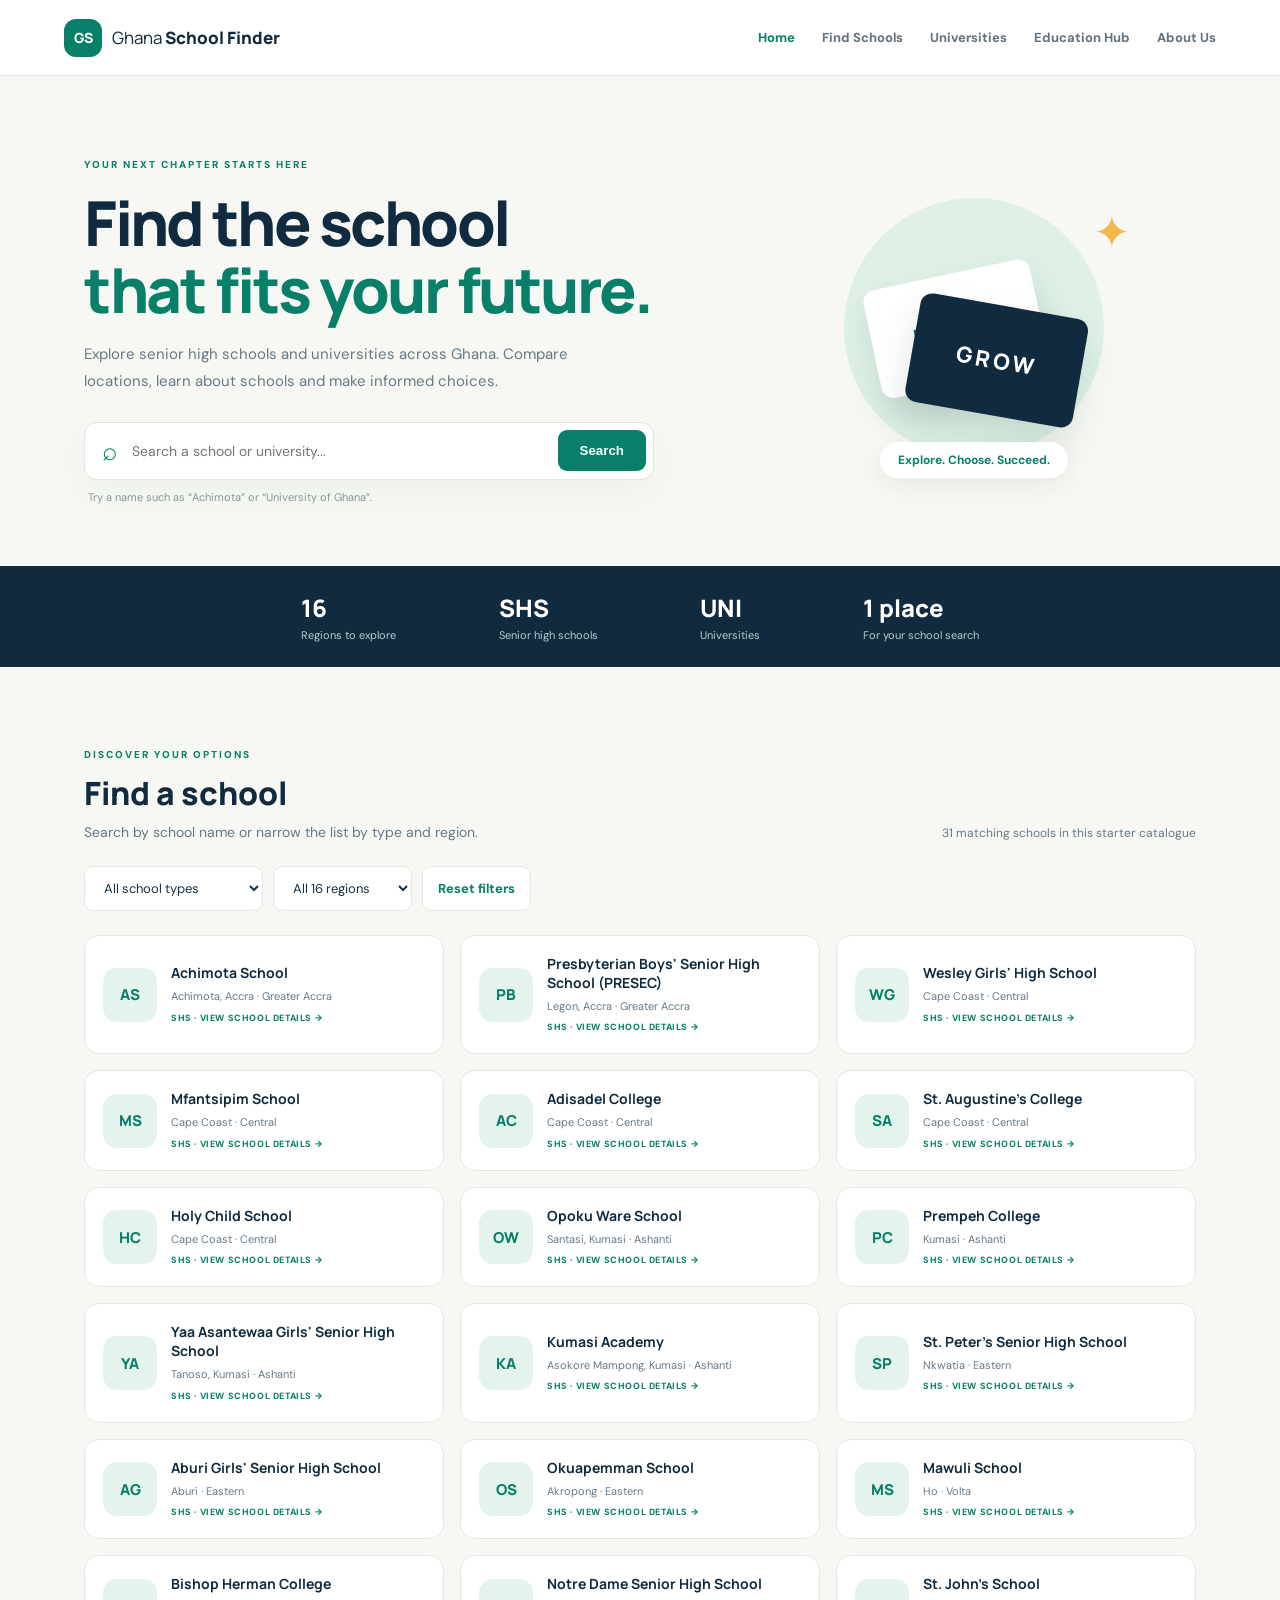
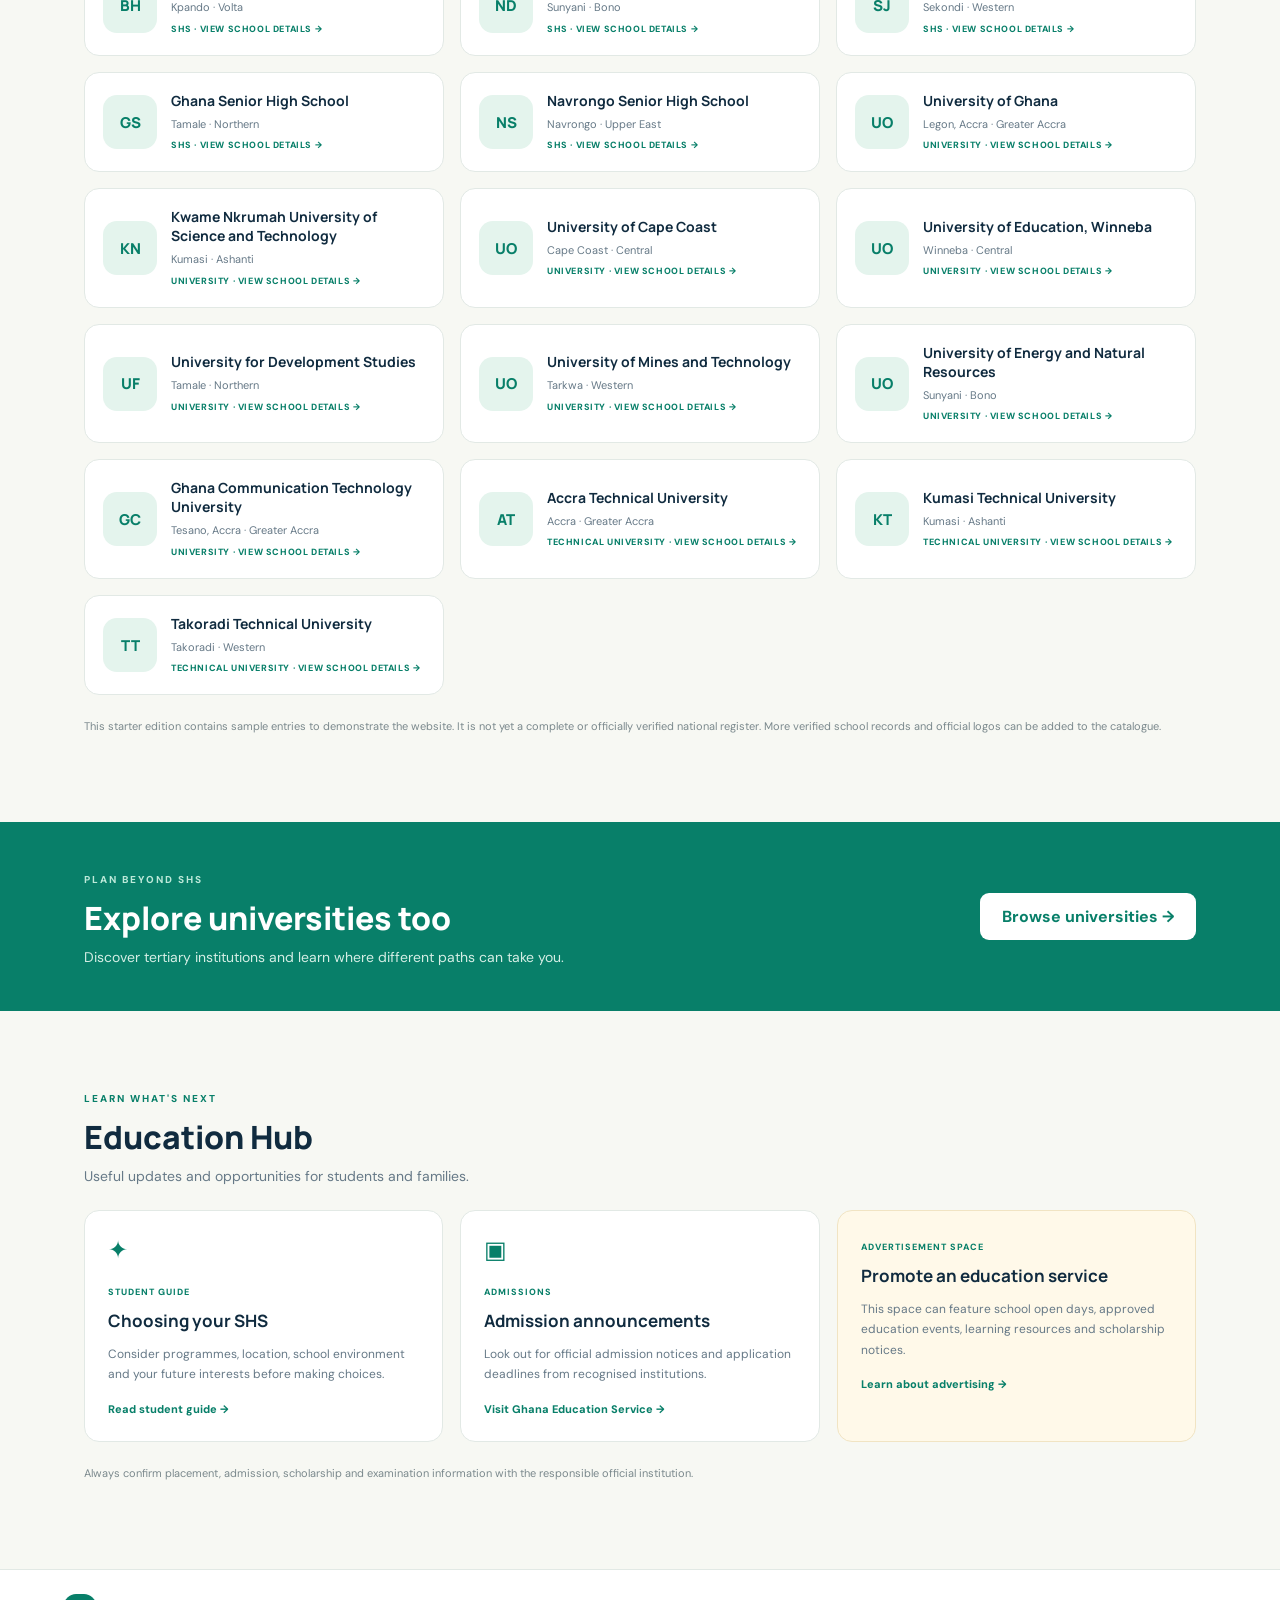
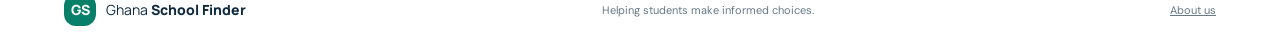
<file: index.html>
<!DOCTYPE html>
<html lang="en">
<head>
  <meta charset="UTF-8">
  <meta name="viewport" content="width=device-width, initial-scale=1.0">
  <meta name="description" content="Discover senior high schools and universities across Ghana.">
  <title>Ghana School Finder | Find Your Future</title>
  <link rel="stylesheet" href="style.css">
  <script src="schools.js" defer></script>
  <script src="script.js" defer></script>
</head>
<body>
<header class="topbar">
  <a class="brand" href="index.html"><span class="brand-mark">GS</span><span>Ghana <b>School Finder</b></span></a>
  <nav><a class="active" href="index.html">Home</a><a href="#schools">Find Schools</a><a href="#universities">Universities</a><a href="#education">Education Hub</a><a href="about.html">About Us</a></nav>
</header>

<main>
  <section class="hero">
    <div class="hero-copy">
      <span class="eyebrow">YOUR NEXT CHAPTER STARTS HERE</span>
      <h1>Find the school<br><em>that fits your future.</em></h1>
      <p>Explore senior high schools and universities across Ghana. Compare locations, learn about schools and make informed choices.</p>
      <div class="search-wrap">
        <label class="sr-only" for="schoolSearch">Search for a school</label>
        <span class="search-icon">⌕</span>
        <input id="schoolSearch" type="search" autocomplete="off" placeholder="Search a school or university...">
        <button id="searchButton">Search</button>
        <div id="suggestions" class="suggestions" role="listbox" aria-label="Matching schools"></div>
      </div>
      <small class="search-hint">Try a name such as “Achimota” or “University of Ghana”.</small>
    </div>
    <div class="hero-art" aria-hidden="true"><div class="art-circle"></div><div class="book book-one">LEARN</div><div class="book book-two">GROW</div><div class="cap">✦</div><div class="art-caption">Explore. Choose. Succeed.</div></div>
  </section>

  <section class="stats">
    <div><strong>16</strong><span>Regions to explore</span></div>
    <div><strong>SHS</strong><span>Senior high schools</span></div>
    <div><strong>UNI</strong><span>Universities</span></div>
    <div><strong>1 place</strong><span>For your school search</span></div>
  </section>

  <section class="section" id="schools">
    <div class="section-heading"><div><span class="eyebrow">DISCOVER YOUR OPTIONS</span><h2>Find a school</h2><p>Search by school name or narrow the list by type and region.</p></div><span class="result-count" id="resultCount"></span></div>
    <div class="filters">
      <select id="typeFilter" aria-label="School type"><option value="all">All school types</option><option value="SHS">Senior High Schools</option><option value="University">Universities</option><option value="Technical University">Technical Universities</option></select>
      <select id="regionFilter" aria-label="Region"><option value="all">All 16 regions</option></select>
      <button class="reset-btn" id="resetFilters">Reset filters</button>
    </div>
    <div id="schoolGrid" class="school-grid"></div>
    <p class="catalogue-note">This starter edition contains sample entries to demonstrate the website. It is not yet a complete or officially verified national register. More verified school records and official logos can be added to the catalogue.</p>
  </section>

  <section class="section university-band" id="universities">
    <div><span class="eyebrow">PLAN BEYOND SHS</span><h2>Explore universities too</h2><p>Discover tertiary institutions and learn where different paths can take you.</p></div>
    <a class="light-button" href="#schools" id="universityJump">Browse universities →</a>
  </section>

  <section class="section education-section" id="education">
    <div class="section-heading"><div><span class="eyebrow">LEARN WHAT'S NEXT</span><h2>Education Hub</h2><p>Useful updates and opportunities for students and families.</p></div></div>
    <div class="education-grid">
      <article class="feature-card"><span class="feature-icon">✦</span><span class="tag">STUDENT GUIDE</span><h3>Choosing your SHS</h3><p>Consider programmes, location, school environment and your future interests before making choices.</p><a href="about.html#student-guide">Read student guide →</a></article>
      <article class="feature-card"><span class="feature-icon">▣</span><span class="tag">ADMISSIONS</span><h3>Admission announcements</h3><p>Look out for official admission notices and application deadlines from recognised institutions.</p><a href="https://www.ges.gov.gh/" target="_blank" rel="noopener">Visit Ghana Education Service →</a></article>
      <article class="feature-card advert-card"><span class="tag">ADVERTISEMENT SPACE</span><h3>Promote an education service</h3><p>This space can feature school open days, approved education events, learning resources and scholarship notices.</p><a href="about.html#advertise">Learn about advertising →</a></article>
    </div>
    <p class="notice">Always confirm placement, admission, scholarship and examination information with the responsible official institution.</p>
  </section>
</main>
<footer><a class="brand footer-brand" href="index.html"><span class="brand-mark">GS</span><span>Ghana <b>School Finder</b></span></a><span>Helping students make informed choices.</span><a href="about.html">About us</a></footer>

<div class="modal-backdrop" id="modalBackdrop" hidden>
  <section class="school-modal" role="dialog" aria-modal="true" aria-labelledby="modalName">
    <button class="modal-close" id="modalClose" aria-label="Close">×</button>
    <div id="modalContent"></div>
  </section>
</div>
</body>
</html>
</file>
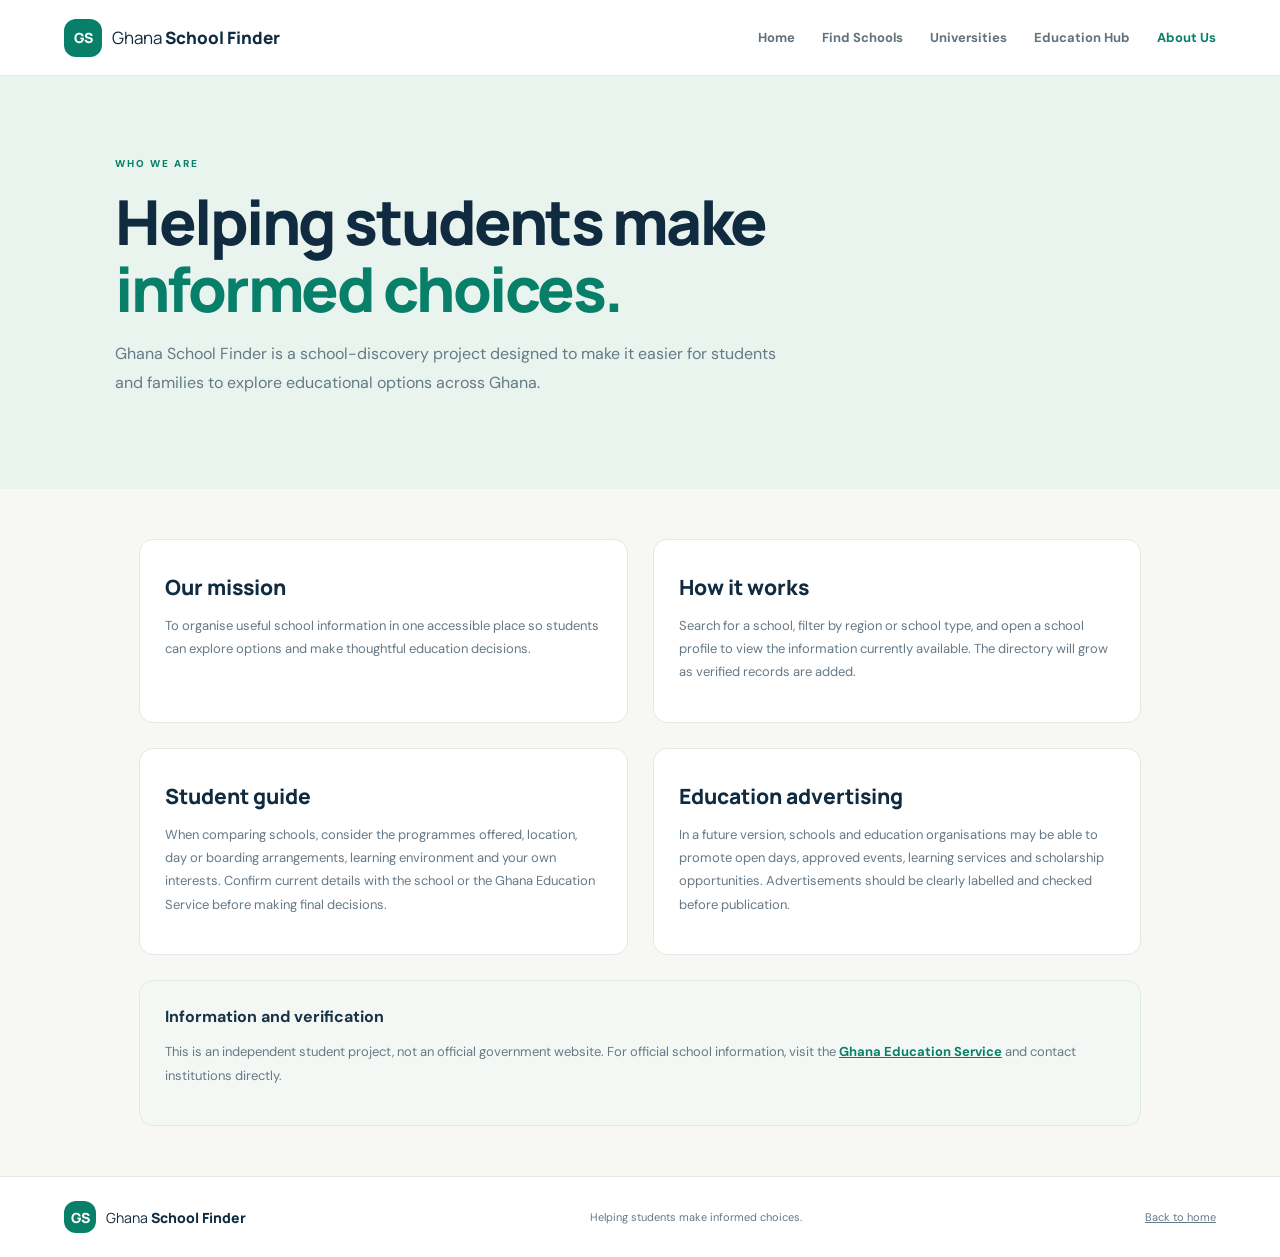
<file: about.html>
<!DOCTYPE html>
<html lang="en">
<head><meta charset="UTF-8"><meta name="viewport" content="width=device-width, initial-scale=1.0"><title>About Us | Ghana School Finder</title><link rel="stylesheet" href="style.css"></head>
<body>
<header class="topbar"><a class="brand" href="index.html"><span class="brand-mark">GS</span><span>Ghana <b>School Finder</b></span></a><nav><a href="index.html">Home</a><a href="index.html#schools">Find Schools</a><a href="index.html#universities">Universities</a><a href="index.html#education">Education Hub</a><a class="active" href="about.html">About Us</a></nav></header>
<main class="about-main">
  <section class="about-hero"><span class="eyebrow">WHO WE ARE</span><h1>Helping students make <em>informed choices.</em></h1><p>Ghana School Finder is a school-discovery project designed to make it easier for students and families to explore educational options across Ghana.</p></section>
  <section class="about-content">
    <article><h2>Our mission</h2><p>To organise useful school information in one accessible place so students can explore options and make thoughtful education decisions.</p></article>
    <article><h2>How it works</h2><p>Search for a school, filter by region or school type, and open a school profile to view the information currently available. The directory will grow as verified records are added.</p></article>
    <article id="student-guide"><h2>Student guide</h2><p>When comparing schools, consider the programmes offered, location, day or boarding arrangements, learning environment and your own interests. Confirm current details with the school or the Ghana Education Service before making final decisions.</p></article>
    <article id="advertise"><h2>Education advertising</h2><p>In a future version, schools and education organisations may be able to promote open days, approved events, learning services and scholarship opportunities. Advertisements should be clearly labelled and checked before publication.</p></article>
    <div class="source-box"><b>Information and verification</b><p>This is an independent student project, not an official government website. For official school information, visit the <a href="https://ges.gov.gh/" target="_blank" rel="noopener">Ghana Education Service</a> and contact institutions directly.</p></div>
  </section>
</main>
<footer><a class="brand footer-brand" href="index.html"><span class="brand-mark">GS</span><span>Ghana <b>School Finder</b></span></a><span>Helping students make informed choices.</span><a href="index.html">Back to home</a></footer>
</body></html>
</file>
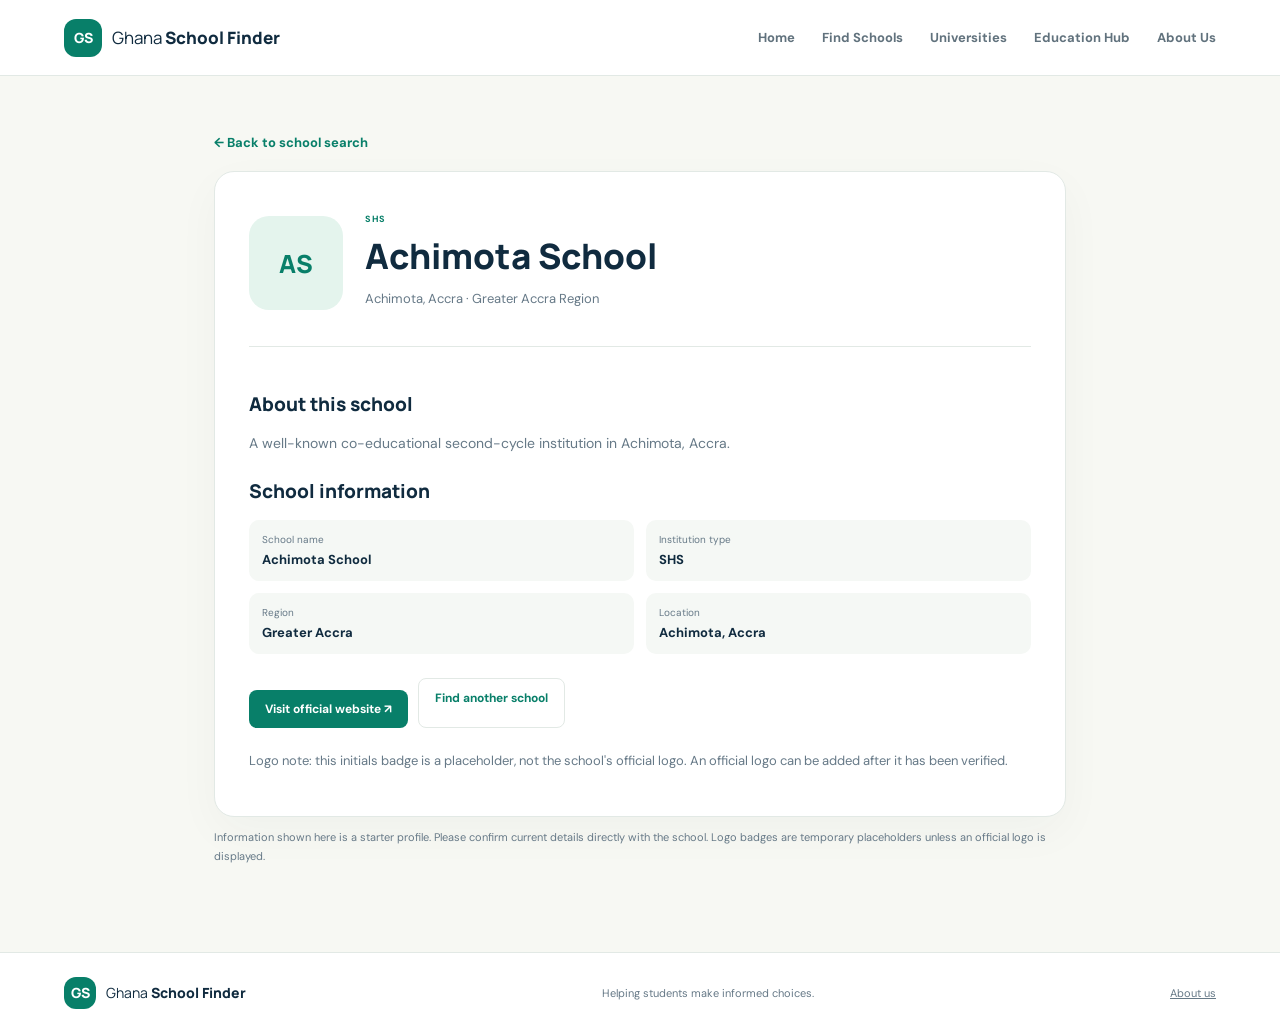
<file: school.html>
<!DOCTYPE html>
<html lang="en">
<head>
  <meta charset="UTF-8">
  <meta name="viewport" content="width=device-width, initial-scale=1.0">
  <title>School Profile | Ghana School Finder</title>
  <link rel="stylesheet" href="style.css">
  <script src="schools.js" defer></script>
  <script src="school.js" defer></script>
</head>
<body>
<header class="topbar">
  <a class="brand" href="index.html"><span class="brand-mark">GS</span><span>Ghana <b>School Finder</b></span></a>
  <nav><a href="index.html">Home</a><a href="index.html#schools">Find Schools</a><a href="index.html#universities">Universities</a><a href="index.html#education">Education Hub</a><a href="about.html">About Us</a></nav>
</header>
<main class="profile-main">
  <a class="back-link" href="index.html#schools">← Back to school search</a>
  <section id="schoolProfile" class="profile-card" aria-live="polite">
    <p>Loading school information...</p>
  </section>
  <p class="profile-disclaimer">Information shown here is a starter profile. Please confirm current details directly with the school. Logo badges are temporary placeholders unless an official logo is displayed.</p>
</main>
<footer><a class="brand footer-brand" href="index.html"><span class="brand-mark">GS</span><span>Ghana <b>School Finder</b></span></a><span>Helping students make informed choices.</span><a href="about.html">About us</a></footer>
</body>
</html>
</file>
<file: style.css>
@import url('https://fonts.googleapis.com/css2?family=DM+Sans:wght@400;500;600;700&family=Manrope:wght@400;500;600;700;800&display=swap');
:root{--navy:#102b3f;--green:#087f69;--mint:#dff4ec;--cream:#f7f8f3;--ink:#183247;--muted:#667987;--line:#e2e9e5;--gold:#f2b84b}
*{box-sizing:border-box}html{scroll-behavior:smooth}body{margin:0;background:var(--cream);color:var(--ink);font-family:'DM Sans',sans-serif}a{color:inherit}.topbar{height:76px;padding:0 max(calc((100% - 1160px)/2),5%);display:flex;align-items:center;justify-content:space-between;background:#fff;border-bottom:1px solid var(--line);position:sticky;top:0;z-index:10}.brand{display:flex;align-items:center;gap:10px;text-decoration:none;font-family:Manrope,sans-serif;font-size:17px;color:var(--navy)}.brand b{font-weight:800}.brand-mark{height:38px;width:38px;border-radius:12px;background:var(--green);color:#fff;display:grid;place-items:center;font-weight:800;font-size:14px}.topbar nav{display:flex;gap:27px}.topbar nav a{text-decoration:none;color:#61727d;font-size:13px;font-weight:700}.topbar nav a:hover,.topbar nav a.active{color:var(--green)}.hero{max-width:1160px;margin:auto;padding:76px 24px 62px;display:grid;grid-template-columns:1.2fr .8fr;align-items:center;min-height:440px}.eyebrow{font-size:10px;letter-spacing:2px;color:var(--green);font-weight:800}.hero h1,.about-hero h1{font:800 clamp(42px,5vw,62px)/1.08 Manrope,sans-serif;letter-spacing:-2.5px;color:var(--navy);margin:17px 0}.hero h1 em,.about-hero h1 em{font-style:normal;color:var(--green)}.hero-copy>p{max-width:550px;color:var(--muted);font-size:15px;line-height:1.8}.search-wrap{position:relative;display:flex;align-items:center;max-width:570px;background:white;border:1px solid #dce7e1;border-radius:13px;padding:7px;margin-top:27px;box-shadow:0 12px 35px #193d2d0b}.search-icon{font-size:26px;padding:0 10px;color:var(--green)}.search-wrap input{flex:1;min-width:0;border:0;outline:0;font:14px 'DM Sans';padding:12px 4px}.search-wrap button,.light-button{border:0;background:var(--green);color:#fff;padding:13px 22px;border-radius:9px;font-weight:700;text-decoration:none;cursor:pointer}.search-hint{display:block;color:#8b999d;margin:10px 0 0 4px;font-size:11px}.suggestions{position:absolute;top:calc(100% + 7px);left:0;right:0;background:#fff;border:1px solid var(--line);border-radius:12px;box-shadow:0 15px 35px #102b3f20;z-index:8;overflow:hidden;display:none}.suggestions.show{display:block}.suggestion{width:100%;display:flex;align-items:center;gap:12px;text-align:left;background:#fff;border:0;padding:12px 15px;cursor:pointer;color:var(--ink)}.suggestion:hover{background:#f0f8f4}.suggestion small{display:block;color:var(--muted);margin-top:3px}.mini-logo{width:38px;height:38px;border-radius:10px;background:#e0f2eb;color:var(--green);display:grid;place-items:center;font-weight:800;font-size:11px;flex-shrink:0}.hero-art{height:300px;position:relative;display:grid;place-items:center}.art-circle{width:260px;height:260px;border-radius:50%;background:#dff1e7;position:absolute}.book{position:absolute;width:170px;height:110px;border-radius:12px;display:grid;place-items:center;font:800 22px Manrope;letter-spacing:3px;box-shadow:0 18px 35px #123a3020}.book-one{background:#fff;color:var(--green);transform:rotate(-12deg) translate(-18px,-3px)}.book-two{background:var(--navy);color:white;transform:rotate(10deg) translate(28px,28px)}.cap{position:absolute;top:25px;right:65px;font-size:45px;color:var(--gold)}.art-caption{position:absolute;bottom:0;background:#fff;padding:10px 18px;border-radius:30px;color:var(--green);font-size:12px;font-weight:700;box-shadow:0 7px 25px #102b3f12}.stats{background:var(--navy);color:white;display:flex;justify-content:center;gap:clamp(35px,8vw,110px);padding:25px 5%}.stats div{display:flex;flex-direction:column;gap:4px}.stats strong{font:800 24px Manrope;color:#fff}.stats span{font-size:11px;color:#b9cbd0}.section{max-width:1160px;margin:auto;padding:75px 24px}.section-heading{display:flex;justify-content:space-between;align-items:end;margin-bottom:25px}.section h2,.about-content h2{font:800 32px Manrope;color:var(--navy);margin:8px 0}.section-heading p,.university-band p{color:var(--muted);font-size:14px;margin:0}.result-count{font-size:12px;color:var(--muted)}.filters{display:flex;gap:10px;margin-bottom:24px}.filters select,.reset-btn{border:1px solid var(--line);border-radius:9px;background:#fff;padding:12px 15px;color:var(--ink);font:13px 'DM Sans'}.reset-btn{cursor:pointer;color:var(--green);font-weight:700}.school-grid{display:grid;grid-template-columns:repeat(3,1fr);gap:16px}.school-card{border:1px solid var(--line);background:#fff;border-radius:15px;padding:18px;display:flex;align-items:center;gap:14px;text-align:left;cursor:pointer;transition:.2s;min-width:0}.school-card:hover{transform:translateY(-3px);border-color:#9bcdb9;box-shadow:0 12px 25px #123a3010}.school-logo{width:54px;height:54px;border-radius:14px;background:#e4f4ed;color:var(--green);display:grid;place-items:center;font:800 15px Manrope;flex-shrink:0;overflow:hidden}.school-logo img{width:100%;height:100%;object-fit:contain;background:white}.school-info{min-width:0}.school-info h3{font:700 14px Manrope;margin:0 0 6px;color:var(--navy)}.school-info p{font-size:11px;color:var(--muted);margin:0;line-height:1.5}.school-type{display:inline-block;margin-top:7px;font-size:9px;color:var(--green);font-weight:800;text-transform:uppercase;letter-spacing:.6px}.catalogue-note,.notice{font-size:11px;line-height:1.7;color:#7b898d;margin-top:22px}.university-band{max-width:none;background:var(--green);color:white;padding:45px max(calc((100% - 1112px)/2),5%);display:flex;justify-content:space-between;align-items:center}.university-band .eyebrow{color:#bce9d9}.university-band h2{color:white}.university-band p{color:#d5eee5}.light-button{background:white;color:var(--green);white-space:nowrap}.education-grid{display:grid;grid-template-columns:repeat(3,1fr);gap:17px}.feature-card{background:white;border:1px solid var(--line);border-radius:15px;padding:23px;min-height:225px}.feature-icon{font-size:24px;color:var(--green);display:block;margin-bottom:14px}.tag{font-size:9px;font-weight:800;letter-spacing:1px;color:var(--green)}.feature-card h3{font:700 17px Manrope;color:var(--navy);margin:9px 0}.feature-card p{font-size:12px;color:var(--muted);line-height:1.7}.feature-card a{font-size:11px;color:var(--green);font-weight:800;text-decoration:none}.advert-card{background:#fff9e9;border-color:#f1e4c3}footer{border-top:1px solid var(--line);background:#fff;padding:24px max(calc((100% - 1160px)/2),5%);display:flex;align-items:center;justify-content:space-between;color:var(--muted);font-size:11px}.footer-brand{font-size:14px}.footer-brand .brand-mark{width:32px;height:32px}.modal-backdrop{position:fixed;inset:0;background:#0b2235a8;display:grid;place-items:center;padding:20px;z-index:30}.modal-backdrop[hidden]{display:none}.school-modal{background:white;width:min(520px,100%);border-radius:18px;padding:30px;position:relative;box-shadow:0 20px 70px #0003}.modal-close{position:absolute;right:17px;top:13px;border:0;background:#eef5f1;border-radius:50%;width:34px;height:34px;font-size:23px;cursor:pointer;color:var(--navy)}.modal-head{display:flex;align-items:center;gap:15px;margin:12px 0 20px}.modal-head .school-logo{width:66px;height:66px}.modal-head h2{font:800 21px Manrope;margin:0;color:var(--navy)}.modal-head p{color:var(--muted);font-size:12px;margin:6px 0}.modal-description{font-size:13px;line-height:1.8;color:var(--muted)}.modal-link{display:inline-block;margin-top:12px;background:var(--green);color:white;text-decoration:none;padding:11px 16px;border-radius:8px;font-size:12px;font-weight:700}.about-main{min-height:75vh}.about-hero{background:#e8f4ed;padding:75px max(calc((100% - 1050px)/2),7%)}.about-hero h1{max-width:750px}.about-hero p{max-width:680px;color:var(--muted);line-height:1.8}.about-content{max-width:1050px;margin:auto;padding:50px 24px;display:grid;grid-template-columns:1fr 1fr;gap:25px}.about-content article,.source-box{background:#fff;border:1px solid var(--line);border-radius:14px;padding:25px}.about-content h2{font-size:21px}.about-content p{font-size:13px;line-height:1.8;color:var(--muted)}.source-box{grid-column:1/-1;background:#f4f8f4}.source-box a{color:var(--green);font-weight:700}.sr-only{position:absolute;width:1px;height:1px;padding:0;margin:-1px;overflow:hidden;clip:rect(0,0,0,0);white-space:nowrap;border:0}
@media(max-width:800px){.topbar{height:auto;min-height:70px;padding:14px 5%;align-items:flex-start;gap:15px;flex-direction:column}.topbar nav{gap:16px;flex-wrap:wrap}.hero{grid-template-columns:1fr;padding-top:55px}.hero-art{display:none}.school-grid,.education-grid{grid-template-columns:repeat(2,1fr)}.stats{gap:24px;flex-wrap:wrap}.university-band{gap:20px}.about-content{grid-template-columns:1fr}.source-box{grid-column:auto}}
@media(max-width:540px){.topbar nav{gap:12px}.topbar nav a{font-size:11px}.hero h1{font-size:43px}.search-wrap button{padding:12px}.filters{flex-direction:column}.filters select,.reset-btn{width:100%}.school-grid,.education-grid{grid-template-columns:1fr}.section{padding:52px 18px}.section-heading{align-items:start;gap:12px;flex-direction:column}.university-band{align-items:flex-start;flex-direction:column}footer{gap:13px;flex-wrap:wrap}.about-hero{padding:55px 22px}}

.school-card{text-decoration:none;color:inherit}.suggestion{text-decoration:none}.profile-main{max-width:900px;margin:0 auto;padding:55px 24px 75px;min-height:70vh}.back-link{display:inline-block;color:var(--green);font-weight:700;text-decoration:none;font-size:13px;margin-bottom:20px}.profile-card{background:#fff;border:1px solid var(--line);border-radius:20px;padding:34px;box-shadow:0 15px 45px #123a3009}.profile-heading{display:flex;align-items:center;gap:22px;padding-bottom:26px;border-bottom:1px solid var(--line)}.profile-logo{width:94px;height:94px;flex-shrink:0;border-radius:20px;background:#e4f4ed;color:var(--green);display:grid;place-items:center;font:800 25px Manrope}.profile-heading h1{font:800 clamp(24px,4vw,35px)/1.2 Manrope;color:var(--navy);margin:8px 0}.profile-heading p,.profile-muted{font-size:13px;color:var(--muted)}.profile-details{padding-top:22px}.profile-details h2{font:800 19px Manrope;color:var(--navy);margin:22px 0 9px}.profile-details>p{font-size:14px;line-height:1.8;color:var(--muted)}.profile-details dl{display:grid;grid-template-columns:1fr 1fr;gap:12px}.profile-details dl div{padding:13px;background:#f5f8f5;border-radius:10px}.profile-details dt{font-size:10px;color:var(--muted);margin-bottom:5px}.profile-details dd{margin:0;font-size:13px;font-weight:700;color:var(--navy)}.profile-actions{display:flex;gap:10px;flex-wrap:wrap;margin:24px 0}.outline-link{display:inline-block;padding:11px 16px;border:1px solid var(--line);border-radius:8px;text-decoration:none;color:var(--green);font-size:12px;font-weight:700}.profile-disclaimer{font-size:11px;line-height:1.7;color:var(--muted)}.profile-empty{text-align:center;padding:40px 10px}.profile-empty h1{font:800 27px Manrope;color:var(--navy)}@media(max-width:540px){.profile-card{padding:22px}.profile-heading{align-items:flex-start;flex-direction:column}.profile-details dl{grid-template-columns:1fr}.profile-logo{width:76px;height:76px}}
</file>
